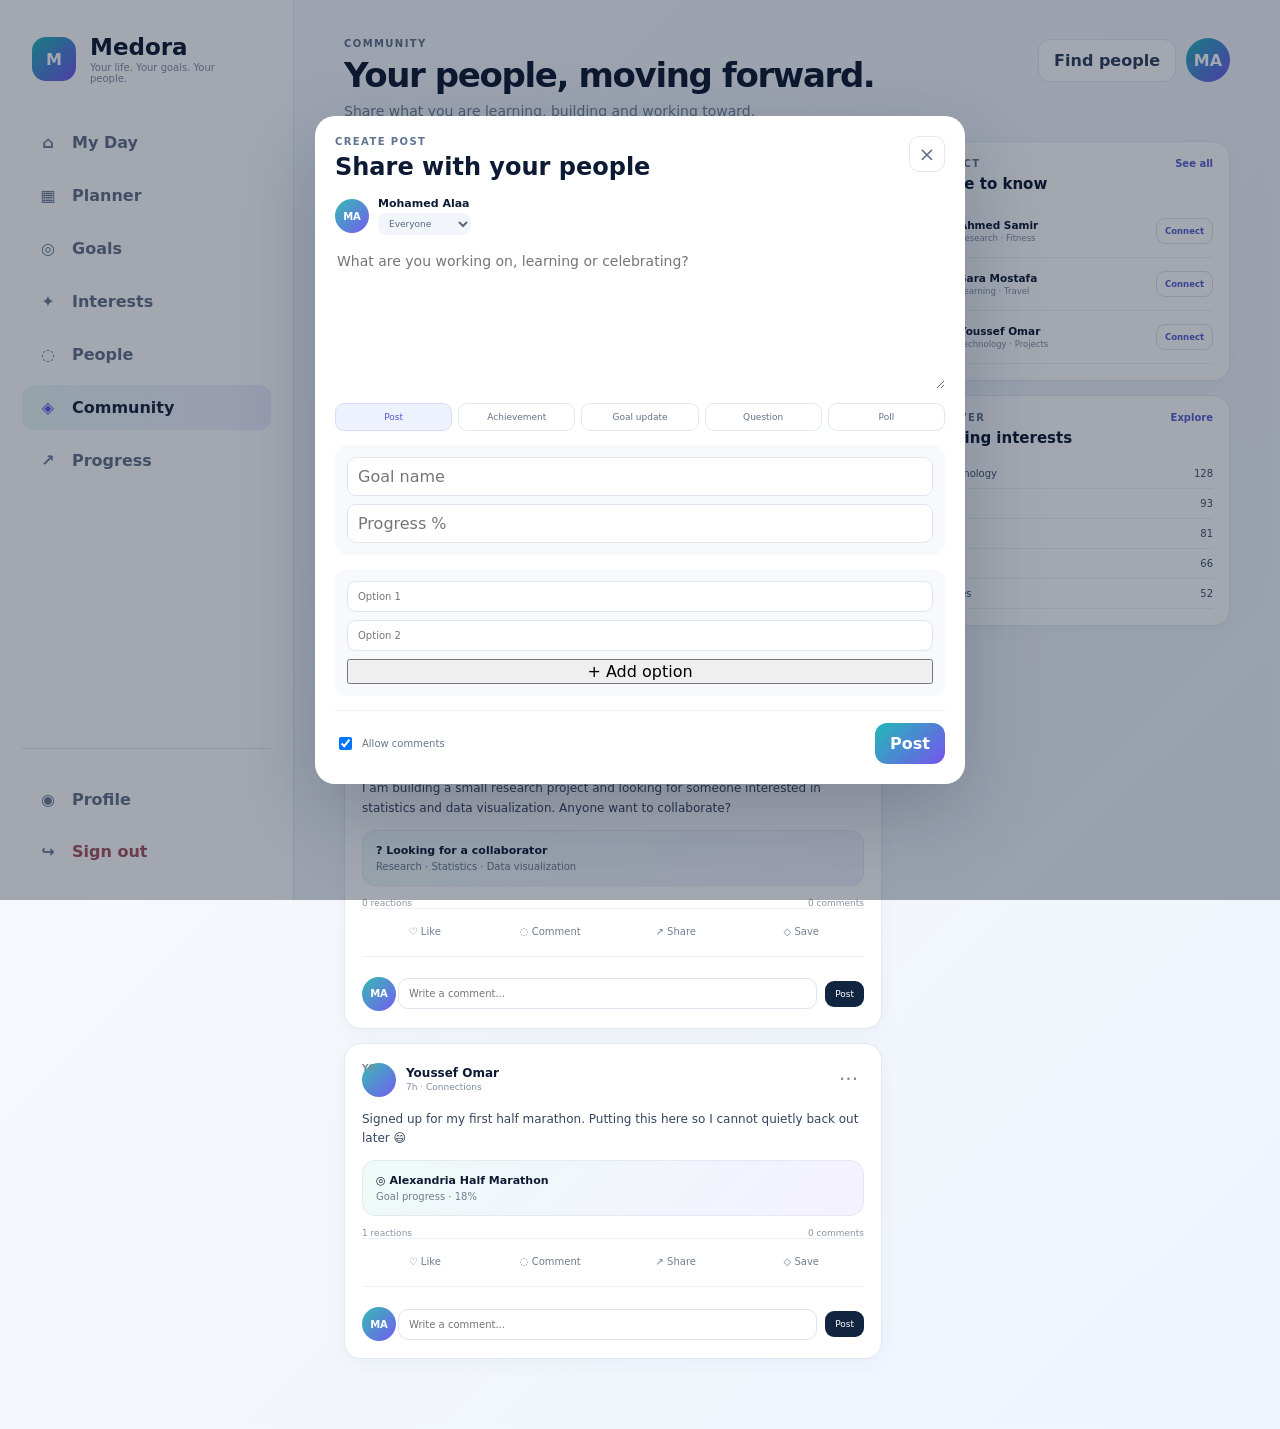
<file: community.html>
<!doctype html>
<html lang="en">
<head>
  <meta charset="utf-8">
  <meta name="viewport" content="width=device-width,initial-scale=1">
  <meta name="theme-color" content="#f6f8fc">
  <title>Community | Medora</title>
  <link rel="stylesheet" href="assets/css/community-wall.css?v=2">
</head>
<body>
<div class="medora-shell">
<aside class="medora-sidebar">
  <a class="brand" href="index.html" aria-label="Medora home">
    <div class="brand-mark">M</div>
    <div>
      <strong>Medora</strong>
      <span>Your life. Your goals. Your people.</span>
    </div>
  </a>

  <nav class="sidebar-nav">
    <a href="index.html"><span>⌂</span>My Day</a>
    <a href="planner.html"><span>▦</span>Planner</a>
    <a href="goals.html"><span>◎</span>Goals</a>
    <a href="interests.html"><span>✦</span>Interests</a>
    <a href="people.html"><span>◌</span>People</a>
    <a href="community.html"><span>◈</span>Community</a>
    <a href="progress.html"><span>↗</span>Progress</a>
  </nav>

  <div class="sidebar-bottom">
    <a href="profile.html"><span>◉</span>Profile</a>
    <button id="signOutBtn" type="button"><span>↪</span>Sign out</button>
  </div>
</aside>

  <main class="community-page">
    <header class="community-topbar">
      <div>
        <span class="eyebrow">COMMUNITY</span>
        <h1>Your people, moving forward.</h1>
        <p>Share what you are learning, building and working toward.</p>
      </div>
      <div class="top-actions">
        <button class="ghost-btn" id="findPeopleBtn" type="button">Find people</button>
        <button class="avatar" type="button" aria-label="Profile">MA</button>
      </div>
    </header>

    <section class="community-layout">
      <div class="feed-column">
        <div class="feed-tabs">
          <button class="active" data-feed="for-you">For you</button>
          <button data-feed="following">Following</button>
          <button data-feed="friends">Friends</button>
          <button data-feed="interests">Interests</button>
        </div>

        <section class="composer-card">
          <button class="composer-main" id="openComposerBtn" type="button">
            <span class="mini-avatar">MA</span>
            <span>Share something with your community...</span>
          </button>
          <div class="composer-actions">
            <button type="button" data-composer-kind="photo">▧ Photo</button>
            <button type="button" data-composer-kind="achievement">✦ Achievement</button>
            <button type="button" data-composer-kind="goal">◎ Goal update</button>
            <button type="button" data-composer-kind="question">? Question</button>
            <button type="button" data-composer-kind="poll">◫ Poll</button>
          </div>
        </section>

        <section id="feedList" class="feed-list"></section>
        <div id="emptyFeed" class="empty-feed" hidden>
          <div>◈</div><h3>Your community feed is ready</h3>
          <p>Follow people and interests to make this space yours.</p>
          <button class="primary-btn" id="emptyCreateBtn" type="button">Create the first post</button>
        </div>
      </div>

      <aside class="community-rail">
        <section class="rail-card">
          <div class="rail-heading"><div><span class="eyebrow">CONNECT</span><h2>People to know</h2></div><a href="people.html">See all</a></div>
          <div class="people-list">
            <article><span class="person-avatar">AS</span><div><strong>Ahmed Samir</strong><small>Research · Fitness</small></div><button>Connect</button></article>
            <article><span class="person-avatar">SM</span><div><strong>Sara Mostafa</strong><small>Learning · Travel</small></div><button>Connect</button></article>
            <article><span class="person-avatar">YO</span><div><strong>Youssef Omar</strong><small>Technology · Projects</small></div><button>Connect</button></article>
          </div>
        </section>

        <section class="rail-card">
          <div class="rail-heading"><div><span class="eyebrow">DISCOVER</span><h2>Trending interests</h2></div><a href="interests.html">Explore</a></div>
          <div class="interest-list">
            <a href="interests.html">AI & Technology <span>128</span></a>
            <a href="interests.html">Research <span>93</span></a>
            <a href="interests.html">Fitness <span>81</span></a>
            <a href="interests.html">Travel <span>66</span></a>
            <a href="interests.html">Languages <span>52</span></a>
          </div>
        </section>
      </aside>
    </section>
  </main>
</div>

<div class="modal-backdrop" id="composerBackdrop" hidden>
  <section class="composer-modal" role="dialog" aria-modal="true">
    <div class="modal-header">
      <div><span class="eyebrow">CREATE POST</span><h2>Share with your people</h2></div>
      <button class="icon-btn" id="closeComposerBtn" type="button">×</button>
    </div>
    <form id="postForm">
      <div class="composer-user-row">
        <span class="person-avatar">MA</span>
        <div><strong>Mohamed Alaa</strong>
          <select id="postPrivacy">
            <option value="everyone">Everyone</option>
            <option value="connections">Connections</option>
            <option value="close-friends">Close friends</option>
            <option value="only-me">Only me</option>
          </select>
        </div>
      </div>
      <textarea id="postText" rows="6" maxlength="2000" placeholder="What are you working on, learning or celebrating?"></textarea>
      <div class="post-type-grid">
        <button type="button" data-type="standard" class="selected">Post</button>
        <button type="button" data-type="achievement">Achievement</button>
        <button type="button" data-type="goal">Goal update</button>
        <button type="button" data-type="question">Question</button>
        <button type="button" data-type="poll">Poll</button>
      </div>
      <div id="goalFields" class="conditional-fields" hidden>
        <input id="goalName" placeholder="Goal name">
        <input id="goalProgress" type="number" min="0" max="100" placeholder="Progress %">
      </div>
      <div id="pollFields" class="conditional-fields" hidden>
        <input class="poll-option" placeholder="Option 1">
        <input class="poll-option" placeholder="Option 2">
        <button id="addPollOptionBtn" type="button">+ Add option</button>
      </div>
      <div class="composer-footer">
        <label class="comment-toggle"><input id="commentsEnabled" type="checkbox" checked><span>Allow comments</span></label>
        <button class="primary-btn" type="submit">Post</button>
      </div>
    </form>
  </section>
</div>

<script src="assets/js/community-wall.js?v=2"></script>
</body>
</html>
</file>
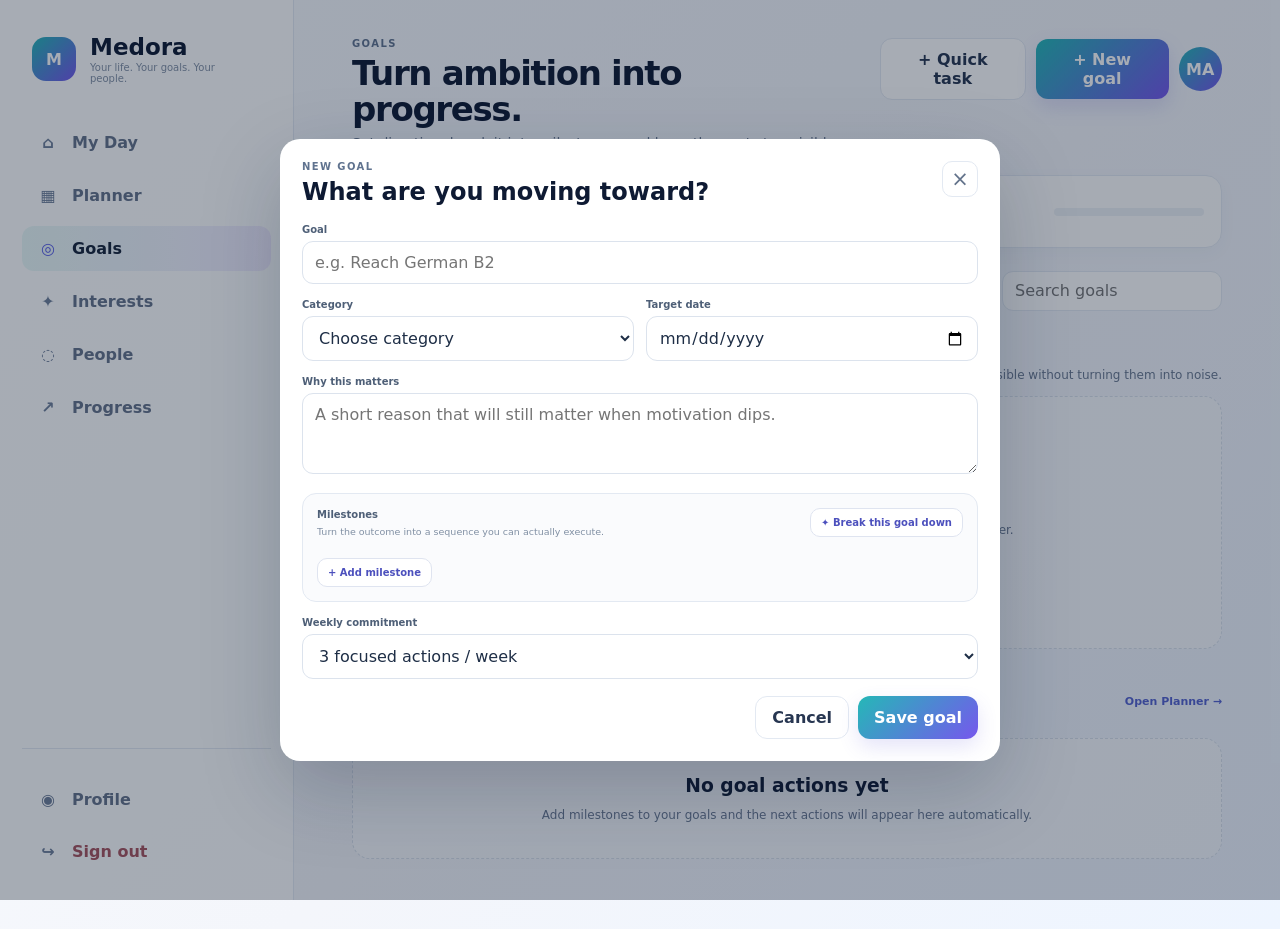
<file: goals.html>
<!doctype html>
<html lang="en">
<head>
  <meta charset="utf-8">
  <meta name="viewport" content="width=device-width,initial-scale=1">
  <meta name="theme-color" content="#f6f8fc">
  <title>Goals | Medora</title>
  <link rel="stylesheet" href="assets/css/goals-redesign.css?v=1">
</head>
<body>
<div class="medora-shell">
  <aside class="medora-sidebar">
    <a class="brand" href="index.html" aria-label="Medora home">
      <div class="brand-mark">M</div>
      <div>
        <strong>Medora</strong>
        <span>Your life. Your goals. Your people.</span>
      </div>
    </a>

    <nav class="sidebar-nav">
      <a href="index.html"><span>⌂</span>My Day</a>
      <a href="planner.html"><span>▦</span>Planner</a>
      <a class="active" href="goals.html"><span>◎</span>Goals</a>
      <a href="interests.html"><span>✦</span>Interests</a>
      <a href="people.html"><span>◌</span>People</a>
      <a href="progress.html"><span>↗</span>Progress</a>
    </nav>

    <div class="sidebar-bottom">
      <a href="profile.html"><span>◉</span>Profile</a>
      <button id="signOutBtn" type="button"><span>↪</span>Sign out</button>
    </div>
  </aside>

  <main class="goals-page">
    <header class="goals-topbar">
      <div>
        <span class="eyebrow">GOALS</span>
        <h1>Turn ambition into progress.</h1>
        <p>Set direction, break it into milestones, and keep the next step visible.</p>
      </div>
      <div class="top-actions">
        <button class="ghost-btn" id="quickTaskBtn" type="button">+ Quick task</button>
        <button class="primary-btn" id="newGoalBtn" type="button">+ New goal</button>
        <button class="avatar" type="button" aria-label="Profile">MA</button>
      </div>
    </header>

    <section class="summary-strip">
      <article>
        <span>Active goals</span>
        <strong id="activeCount">0</strong>
      </article>
      <article>
        <span>On track</span>
        <strong id="onTrackCount">0</strong>
      </article>
      <article>
        <span>Due soon</span>
        <strong id="dueSoonCount">0</strong>
      </article>
      <article class="overall-progress">
        <div>
          <span>Overall goal progress</span>
          <strong id="overallProgress">0%</strong>
        </div>
        <div class="summary-track"><span id="overallProgressBar"></span></div>
      </article>
    </section>

    <section class="goals-toolbar">
      <div class="segmented" role="tablist" aria-label="Goal views">
        <button class="active" type="button" data-view="active">Active</button>
        <button type="button" data-view="week">This week</button>
        <button type="button" data-view="completed">Completed</button>
        <button type="button" data-view="archived">Paused / archived</button>
      </div>
      <div class="toolbar-right">
        <select id="categoryFilter" aria-label="Filter by category">
          <option value="all">All categories</option>
          <option value="Career">Career</option>
          <option value="Learning">Learning</option>
          <option value="Health">Health</option>
          <option value="Finance">Finance</option>
          <option value="Relationships">Relationships</option>
          <option value="Personal">Personal</option>
          <option value="Travel">Travel</option>
          <option value="Project">Project</option>
          <option value="Other">Other</option>
        </select>
        <input id="goalSearch" type="search" placeholder="Search goals">
      </div>
    </section>

    <section class="active-goals-section">
      <div class="section-heading">
        <div>
          <span class="eyebrow">BIG PICTURE</span>
          <h2 id="sectionTitle">Active goals</h2>
        </div>
        <p id="sectionSubtitle">Keep the important outcomes visible without turning them into noise.</p>
      </div>

      <div id="goalsGrid" class="goals-grid"></div>

      <div id="emptyGoals" class="empty-goals" hidden>
        <div class="empty-icon">◎</div>
        <h3>No goals here yet</h3>
        <p>Create one goal that would make the next few months meaningfully better.</p>
        <button class="primary-btn" type="button" data-open-goal>+ Create your first goal</button>
      </div>
    </section>

    <section class="week-section">
      <div class="section-heading compact-heading">
        <div>
          <span class="eyebrow">EXECUTION</span>
          <h2>This week's goal actions</h2>
        </div>
        <a href="planner.html">Open Planner →</a>
      </div>
      <div id="weekActions" class="week-actions"></div>
    </section>
  </main>
</div>

<div class="modal-backdrop" id="goalModalBackdrop" hidden>
  <section class="goal-modal" role="dialog" aria-modal="true" aria-labelledby="goalModalTitle">
    <div class="modal-header">
      <div>
        <span class="eyebrow">NEW GOAL</span>
        <h2 id="goalModalTitle">What are you moving toward?</h2>
      </div>
      <button class="icon-btn" id="closeGoalModal" type="button" aria-label="Close">×</button>
    </div>

    <form id="goalForm">
      <input id="goalId" type="hidden">

      <label>
        <span>Goal</span>
        <input id="goalTitle" required maxlength="120" placeholder="e.g. Reach German B2">
      </label>

      <div class="form-grid two">
        <label>
          <span>Category</span>
          <select id="goalCategory" required>
            <option value="">Choose category</option>
            <option>Career</option>
            <option>Learning</option>
            <option>Health</option>
            <option>Finance</option>
            <option>Relationships</option>
            <option>Personal</option>
            <option>Travel</option>
            <option>Project</option>
            <option>Other</option>
          </select>
        </label>
        <label>
          <span>Target date</span>
          <input id="goalDate" type="date" required>
        </label>
      </div>

      <label>
        <span>Why this matters</span>
        <textarea id="goalWhy" rows="3" maxlength="500" placeholder="A short reason that will still matter when motivation dips."></textarea>
      </label>

      <div class="milestone-builder">
        <div class="builder-heading">
          <div>
            <span>Milestones</span>
            <small>Turn the outcome into a sequence you can actually execute.</small>
          </div>
          <button class="ai-btn" id="breakDownBtn" type="button">✦ Break this goal down</button>
        </div>

        <div id="milestoneRows" class="milestone-rows"></div>
        <button class="add-milestone" id="addMilestoneBtn" type="button">+ Add milestone</button>
      </div>

      <label>
        <span>Weekly commitment</span>
        <select id="weeklyCommitment">
          <option value="1">1 focused action / week</option>
          <option value="2">2 focused actions / week</option>
          <option value="3" selected>3 focused actions / week</option>
          <option value="5">5 focused actions / week</option>
          <option value="7">Daily progress</option>
        </select>
      </label>

      <div class="modal-actions">
        <button class="ghost-btn" id="cancelGoalBtn" type="button">Cancel</button>
        <button class="primary-btn" type="submit">Save goal</button>
      </div>
    </form>
  </section>
</div>

<script src="assets/js/goals-redesign.js?v=1"></script>
</body>
</html>
</file>
<file: assets/css/community-wall.css>
:root{--ink:#0d1a33;--muted:#738198;--line:#e1e8f1;--teal:#22b9b7;--violet:#7655ed;--shadow:0 14px 36px rgba(35,53,83,.07)}*{box-sizing:border-box}html,body{margin:0;min-height:100%;background:linear-gradient(135deg,#f9fbff 0,#f3f6fb 55%,#eef5ff 100%);font-family:Inter,ui-sans-serif,system-ui,-apple-system,BlinkMacSystemFont,"Segoe UI",sans-serif;color:var(--ink)}button,input,textarea,select{font:inherit}button{cursor:pointer}a{text-decoration:none;color:inherit}.medora-shell{display:grid;grid-template-columns:294px minmax(0,1fr);min-height:100vh}.medora-sidebar{position:sticky;top:0;height:100vh;background:rgba(255,255,255,.92);border-right:1px solid var(--line);padding:34px 22px 26px;display:flex;flex-direction:column}.brand{display:flex;align-items:center;gap:14px;margin-bottom:36px;padding:0 10px}.brand-mark{width:44px;height:44px;border-radius:14px;display:grid;place-items:center;color:#fff;background:linear-gradient(135deg,var(--teal),var(--violet));font-weight:800}.brand strong,.brand span{display:block}.brand strong{font-size:23px}.brand span{margin-top:2px;font-size:10px;color:#8290a5;max-width:150px}.sidebar-nav{display:grid;gap:8px}.sidebar-nav a,.sidebar-bottom a,.sidebar-bottom button{display:flex;align-items:center;gap:14px;padding:13px 16px;border-radius:12px;color:#64728a;font-weight:600;background:transparent;border:0;text-align:left}.sidebar-nav a span,.sidebar-bottom span{width:20px;text-align:center;color:#6e7f99}.sidebar-nav a.active,.sidebar-nav a[href="community.html"]{background:linear-gradient(90deg,#eaf9f7,#f2edff);color:#17243b}.sidebar-nav a.active span,.sidebar-nav a[href="community.html"] span{color:#5c61e6}.sidebar-bottom{margin-top:auto;padding-top:28px;border-top:1px solid var(--line);display:grid;gap:7px}.sidebar-bottom button{color:#a6535e}.community-page{padding:38px 50px 70px;min-width:0}.community-topbar{display:flex;justify-content:space-between;align-items:flex-start;gap:24px;margin-bottom:22px}.eyebrow{display:block;margin-bottom:6px;color:#60738f;font-size:10px;font-weight:800;letter-spacing:.14em}.community-topbar h1{margin:0;font-size:34px;letter-spacing:-.04em}.community-topbar p{margin:8px 0 0;color:var(--muted);font-size:14px}.top-actions{display:flex;align-items:center;gap:10px}.avatar{width:44px;height:44px;border:0;border-radius:50%;background:linear-gradient(135deg,var(--teal),var(--violet));color:#fff;font-weight:800}.ghost-btn,.primary-btn{border-radius:12px;padding:11px 15px;font-weight:700}.ghost-btn{background:#fff;border:1px solid var(--line);color:#2e405b}.primary-btn{border:0;color:#fff;background:linear-gradient(135deg,var(--teal),var(--violet))}.community-layout{display:grid;grid-template-columns:minmax(0,1fr) 330px;gap:18px;align-items:start}.feed-tabs{display:flex;gap:4px;padding:4px;border:1px solid var(--line);border-radius:13px;background:#fff;margin-bottom:14px}.feed-tabs button{border:0;border-radius:9px;padding:9px 14px;background:transparent;color:#6d7b90;font-size:11px;font-weight:700}.feed-tabs button.active{background:#edf3ff;color:#243958}.composer-card,.post-card,.rail-card{background:#fff;border:1px solid var(--line);border-radius:17px;box-shadow:0 5px 18px rgba(39,56,84,.035)}.composer-card{padding:14px 16px;margin-bottom:14px}.composer-main{width:100%;border:0;background:#f6f8fb;border-radius:13px;padding:12px;display:flex;align-items:center;gap:11px;text-align:left;color:#8490a1}.mini-avatar,.person-avatar{width:34px;height:34px;border-radius:50%;display:grid;place-items:center;background:linear-gradient(135deg,#35bbb4,#745cf0);color:#fff;font-size:10px;font-weight:800;flex:0 0 auto}.composer-actions{display:grid;grid-template-columns:repeat(5,1fr);gap:6px;margin-top:10px}.composer-actions button{border:0;background:transparent;color:#60718a;border-radius:9px;padding:8px 5px;font-size:10px}.feed-list{display:grid;gap:14px}.post-card{padding:17px}.post-head{display:flex;justify-content:space-between;gap:12px}.post-author{display:flex;gap:10px;align-items:center}.post-author strong,.post-author span{display:block}.post-author strong{font-size:12px}.post-author span{margin-top:2px;font-size:9px;color:#7c8b9f}.post-more{border:0;background:transparent;color:#7e8c9e;font-size:20px}.post-body{margin:13px 0 12px;color:#34455e;font-size:12px;line-height:1.6}.post-type-banner{margin:12px 0;padding:13px;border-radius:13px;background:linear-gradient(135deg,#eefaf8,#f4f1ff);border:1px solid #e5e8f3}.post-type-banner strong{display:block;font-size:11px}.post-type-banner span{display:block;margin-top:4px;color:#6e7d90;font-size:10px}.poll-block{display:grid;gap:7px;margin:12px 0}.poll-option{width:100%;border:1px solid #dfe6ef;background:#fff;border-radius:10px;padding:10px 11px;text-align:left;font-size:10px;color:#33445d}.post-actions{display:grid;grid-template-columns:repeat(4,1fr);border-top:1px solid #edf1f5;padding-top:9px}.post-actions button{border:0;background:transparent;padding:8px;color:#6f7e92;font-size:10px}.post-actions button.active{color:#5a59db;font-weight:800}.post-meta{display:flex;justify-content:space-between;margin-top:7px;color:#8895a6;font-size:9px}.comments{margin-top:11px;padding-top:10px;border-top:1px solid #edf1f5}.comment{display:flex;gap:8px;margin-top:8px}.comment .person-avatar{width:26px;height:26px;font-size:8px}.comment-bubble{background:#f5f7fa;border-radius:11px;padding:8px 10px}.comment-bubble strong{display:block;font-size:9.5px}.comment-bubble span{display:block;margin-top:2px;font-size:9px;color:#65748a}.comment-box{display:grid;grid-template-columns:28px 1fr auto;gap:8px;align-items:center;margin-top:10px}.comment-box input{border:1px solid #dfe5ee;border-radius:10px;padding:9px 10px;font-size:10px}.comment-box button{border:0;border-radius:9px;padding:8px 10px;background:#112541;color:#fff;font-size:9px}.community-rail{display:grid;gap:14px;position:sticky;top:20px}.rail-card{padding:16px}.rail-heading{display:flex;justify-content:space-between;gap:10px;align-items:flex-start;margin-bottom:12px}.rail-heading h2{margin:0;font-size:15px}.rail-heading a{font-size:10px;color:#5960d6;font-weight:700}.people-list article{display:grid;grid-template-columns:34px 1fr auto;gap:8px;align-items:center;padding:9px 0;border-bottom:1px solid #edf1f5}.people-list strong,.people-list small{display:block}.people-list strong{font-size:10.5px}.people-list small{margin-top:2px;color:#8390a1;font-size:8.5px}.people-list button{border:1px solid #dce3ed;background:#fff;border-radius:9px;padding:7px 8px;font-size:8.5px;color:#5360cf;font-weight:700}.interest-list{display:grid}.interest-list a{display:flex;justify-content:space-between;padding:9px 0;border-bottom:1px solid #edf1f5;color:#40516a;font-size:10px}.modal-backdrop{position:fixed;inset:0;z-index:100;background:rgba(12,25,48,.38);display:grid;place-items:center;padding:20px}.composer-modal{width:min(650px,100%);max-height:92vh;overflow:auto;background:#fff;border-radius:20px;padding:20px;box-shadow:0 28px 80px rgba(18,32,60,.23)}.modal-header{display:flex;justify-content:space-between;gap:15px}.modal-header h2{margin:0;font-size:24px}.icon-btn{width:36px;height:36px;border-radius:10px;border:1px solid var(--line);background:#fff;color:#65758b;font-size:20px}#postForm{display:grid;gap:14px;margin-top:16px}.composer-user-row{display:flex;gap:9px;align-items:center}.composer-user-row strong{display:block;font-size:11px}.composer-user-row select{margin-top:3px;border:0;background:#f2f5f9;border-radius:8px;padding:5px 7px;font-size:9px;color:#586a81}#postText{width:100%;border:0;outline:0;resize:vertical;font-size:14px;line-height:1.55;min-height:140px}.post-type-grid{display:grid;grid-template-columns:repeat(5,1fr);gap:6px}.post-type-grid button{border:1px solid var(--line);border-radius:9px;background:#fff;padding:8px 5px;font-size:9px;color:#62728a}.post-type-grid button.selected{background:#eef2ff;color:#5557cc;border-color:#d9dcf8}.conditional-fields{display:grid;gap:8px;padding:12px;border-radius:12px;background:#f7f9fc}.conditional-fields input{width:100%;border:1px solid #dfe5ee;border-radius:9px;padding:9px 10px}.composer-footer{display:flex;justify-content:space-between;align-items:center;gap:14px;border-top:1px solid #edf1f5;padding-top:12px}.comment-toggle{display:flex;align-items:center;gap:7px;color:#67768c;font-size:10px}.empty-feed{text-align:center;border:1px dashed #d6dfe9;border-radius:17px;padding:44px;background:rgba(255,255,255,.45)}@media(max-width:1050px){.medora-shell{grid-template-columns:230px 1fr}.community-page{padding:30px}.community-layout{grid-template-columns:1fr}.community-rail{position:static}}@media(max-width:760px){.medora-shell{display:block}.medora-sidebar{position:static;height:auto;padding:14px}.brand{margin-bottom:12px}.sidebar-nav{display:flex;overflow:auto}.sidebar-nav a{flex:0 0 auto}.sidebar-bottom{display:none}.community-page{padding:18px 12px 34px}.community-topbar{display:grid}.community-topbar h1{font-size:27px}.composer-actions{grid-template-columns:repeat(3,1fr)}.post-type-grid{grid-template-columns:1fr 1fr}.feed-tabs{overflow:auto}.feed-tabs button{flex:0 0 auto}}
</file>
<file: assets/css/goals-redesign.css>
:root{
  --bg:#f6f8fc;--panel:#fff;--ink:#0e1a33;--muted:#697890;--line:#e3e9f2;
  --teal:#25b8b7;--violet:#7657ed;--soft:#f3f6fb;--sidebar:#fff;
  --danger:#b6505c;--success:#1a9a73;--shadow:0 16px 38px rgba(33,51,82,.07)
}
*{box-sizing:border-box}
html,body{margin:0;min-height:100%;background:linear-gradient(135deg,#f8fbff 0,#f4f6fb 55%,#eef5ff 100%);font-family:Inter,ui-sans-serif,system-ui,-apple-system,BlinkMacSystemFont,"Segoe UI",sans-serif;color:var(--ink)}
button,input,select,textarea{font:inherit}
button{cursor:pointer}
a{text-decoration:none;color:inherit}
.medora-shell{display:grid;grid-template-columns:294px minmax(0,1fr);min-height:100vh}
.medora-sidebar{position:sticky;top:0;height:100vh;background:rgba(255,255,255,.9);border-right:1px solid var(--line);padding:34px 22px 26px;display:flex;flex-direction:column}
.brand{display:flex;align-items:center;gap:14px;margin-bottom:36px;padding:0 10px}
.brand-mark{width:44px;height:44px;border-radius:14px;display:grid;place-items:center;color:#fff;background:linear-gradient(135deg,var(--teal),var(--violet));font-weight:800}
.brand strong,.brand span{display:block}.brand strong{font-size:23px}.brand span{margin-top:2px;font-size:10px;color:#8290a5;max-width:150px}
.sidebar-nav{display:grid;gap:8px}.sidebar-nav a,.sidebar-bottom a,.sidebar-bottom button{display:flex;align-items:center;gap:14px;padding:13px 16px;border-radius:12px;color:#64728a;font-weight:600;background:transparent;border:0;text-align:left}
.sidebar-nav a span,.sidebar-bottom span{width:20px;text-align:center;color:#6e7f99}.sidebar-nav a.active{background:linear-gradient(90deg,#eaf9f7,#f2edff);color:#17243b}.sidebar-nav a.active span{color:#5c61e6}
.sidebar-bottom{margin-top:auto;padding-top:28px;border-top:1px solid var(--line);display:grid;gap:7px}.sidebar-bottom button{color:#a6535e}
.goals-page{padding:38px 58px 70px;min-width:0}
.goals-topbar{display:flex;justify-content:space-between;gap:24px;align-items:flex-start;margin-bottom:24px}
.eyebrow{display:block;font-size:10px;letter-spacing:.14em;color:#60738f;font-weight:800;margin-bottom:6px}
.goals-topbar h1{margin:0;font-size:34px;letter-spacing:-.04em;line-height:1.06}.goals-topbar p{margin:8px 0 0;color:var(--muted);font-size:14px}
.top-actions{display:flex;align-items:center;gap:10px}.avatar{width:44px;height:44px;border:0;border-radius:50%;color:#fff;background:linear-gradient(135deg,var(--teal),var(--violet));font-weight:800}
.primary-btn,.ghost-btn{border-radius:12px;padding:11px 16px;font-weight:700}.primary-btn{border:0;color:#fff;background:linear-gradient(135deg,var(--teal),var(--violet));box-shadow:0 8px 20px rgba(94,86,220,.16)}.ghost-btn{border:1px solid var(--line);background:#fff;color:#273651}
.summary-strip{display:grid;grid-template-columns:160px 160px 160px minmax(260px,1fr);gap:12px;margin-bottom:22px}
.summary-strip article{background:rgba(255,255,255,.82);border:1px solid var(--line);border-radius:16px;padding:15px 17px;box-shadow:0 5px 18px rgba(37,58,87,.035)}
.summary-strip span{display:block;color:#7a899d;font-size:10px}.summary-strip strong{display:block;margin-top:5px;font-size:22px}
.overall-progress{display:flex;align-items:center;gap:18px}.overall-progress>div:first-child{min-width:150px}.summary-track{height:8px;flex:1;border-radius:999px;background:#edf1f6;overflow:hidden}.summary-track span{height:100%;width:0;background:linear-gradient(90deg,var(--teal),var(--violet));border-radius:inherit;transition:width .3s ease}
.goals-toolbar{display:flex;justify-content:space-between;align-items:center;gap:16px;margin-bottom:26px}
.segmented{display:flex;gap:4px;padding:4px;border:1px solid var(--line);border-radius:13px;background:#fff}.segmented button{border:0;border-radius:9px;padding:9px 13px;background:transparent;color:#68778e;font-size:11px;font-weight:700}.segmented button.active{background:#eef3ff;color:#253655}
.toolbar-right{display:flex;gap:9px}.toolbar-right select,.toolbar-right input{height:40px;border:1px solid var(--line);border-radius:11px;background:#fff;padding:0 12px;color:#33425b;outline:none}.toolbar-right input{width:220px}
.section-heading{display:flex;justify-content:space-between;align-items:end;gap:20px;margin-bottom:14px}.section-heading h2{margin:0;font-size:24px;letter-spacing:-.03em}.section-heading p{margin:0;max-width:520px;text-align:right;color:var(--muted);font-size:12px}.compact-heading{align-items:center}.compact-heading>a{font-size:11px;color:#5362cf;font-weight:700}
.goals-grid{display:grid;grid-template-columns:repeat(2,minmax(0,1fr));gap:16px}
.goal-card{background:#fff;border:1px solid var(--line);border-radius:18px;padding:18px;box-shadow:0 8px 24px rgba(36,56,83,.04);transition:transform .16s ease,box-shadow .16s ease}.goal-card:hover{transform:translateY(-2px);box-shadow:var(--shadow)}
.goal-card-top{display:flex;justify-content:space-between;gap:14px}.goal-category{display:inline-flex;align-items:center;gap:6px;font-size:10px;color:#54657e;background:#f2f5f9;border-radius:999px;padding:6px 9px}.goal-status{font-size:10px;color:var(--success);background:#eaf8f3;padding:6px 9px;border-radius:999px}
.goal-card h3{font-size:18px;margin:13px 0 5px;letter-spacing:-.02em}.goal-why{color:#738297;font-size:11px;line-height:1.5;min-height:32px}.goal-meta{display:flex;justify-content:space-between;gap:16px;margin:14px 0 8px;color:#728196;font-size:10px}
.goal-progress-track{height:8px;border-radius:999px;background:#edf1f5;overflow:hidden}.goal-progress-track span{display:block;height:100%;border-radius:inherit;background:linear-gradient(90deg,var(--teal),var(--violet))}
.milestone-preview{display:grid;gap:7px;margin-top:14px}.milestone-preview div{display:flex;gap:8px;align-items:flex-start;font-size:10.5px;color:#43536a}.milestone-preview i{width:16px;height:16px;border-radius:50%;border:1px solid #cfd8e5;display:grid;place-items:center;font-style:normal;font-size:9px;flex:0 0 16px}.milestone-preview .done{color:#7f8d9e;text-decoration:line-through}.milestone-preview .done i{background:#e9f8f3;border-color:#b9ead9;color:#168d69;text-decoration:none}
.goal-next{margin-top:13px;padding:11px 12px;border-radius:11px;background:#f7f9fc;color:#40516a;font-size:10.5px}.goal-next strong{display:block;margin-bottom:3px;color:#263750}
.goal-card-actions{display:flex;justify-content:space-between;gap:10px;margin-top:13px}.goal-card-actions button{border:0;border-radius:10px;padding:9px 11px;font-size:10px;font-weight:700}.goal-card-actions .update{background:#0f203c;color:#fff}.goal-card-actions .view{background:#eef2f7;color:#34465f}
.empty-goals{border:1px dashed #d8e0eb;border-radius:18px;padding:46px;text-align:center;background:rgba(255,255,255,.45)}.empty-icon{font-size:30px;color:#6e68e9}.empty-goals h3{margin:12px 0 5px}.empty-goals p{color:var(--muted);font-size:12px}.empty-goals button{margin-top:12px}
.week-section{margin-top:30px}.week-actions{display:grid;grid-template-columns:repeat(3,minmax(0,1fr));gap:12px}.week-action{display:flex;align-items:flex-start;gap:10px;background:#fff;border:1px solid var(--line);border-radius:14px;padding:14px}.week-action input{margin-top:3px}.week-action strong{display:block;font-size:11px}.week-action span{display:block;margin-top:3px;color:#7a899a;font-size:9.5px}
.modal-backdrop{position:fixed;inset:0;z-index:100;background:rgba(13,25,48,.36);display:grid;place-items:center;padding:22px}.goal-modal{width:min(720px,100%);max-height:92vh;overflow:auto;background:#fff;border-radius:20px;padding:22px;box-shadow:0 28px 80px rgba(18,32,60,.22)}.modal-header{display:flex;justify-content:space-between;gap:15px;align-items:flex-start}.modal-header h2{margin:0;font-size:24px}.icon-btn{width:36px;height:36px;border-radius:10px;border:1px solid var(--line);background:#fff;font-size:21px;color:#63738b}
#goalForm{display:grid;gap:15px;margin-top:18px}label>span,.milestone-builder .builder-heading>div>span{display:block;margin-bottom:6px;color:#4e5f77;font-size:10px;font-weight:700}input,select,textarea{width:100%;border:1px solid #dce3ed;border-radius:11px;background:#fff;padding:11px 12px;outline:none;color:#1e2e46}textarea{resize:vertical}.form-grid.two{display:grid;grid-template-columns:1fr 1fr;gap:12px}
.milestone-builder{padding:14px;border:1px solid var(--line);border-radius:14px;background:#fafbfd}.builder-heading{display:flex;justify-content:space-between;gap:12px;align-items:center}.builder-heading small{display:block;color:#8190a4;font-size:9.5px}.ai-btn,.add-milestone{border:1px solid #dfe4f0;background:#fff;color:#4c50bd;border-radius:10px;padding:8px 10px;font-size:10px;font-weight:700}.milestone-rows{display:grid;gap:8px;margin-top:12px}.milestone-row{display:grid;grid-template-columns:1fr 36px;gap:8px}.milestone-row button{border:1px solid #e1e6ef;background:#fff;border-radius:9px;color:#9a5860}.add-milestone{margin-top:9px}
.modal-actions{display:flex;justify-content:flex-end;gap:9px;padding-top:2px}
@media(max-width:1050px){.medora-shell{grid-template-columns:230px 1fr}.goals-page{padding:30px}.summary-strip{grid-template-columns:repeat(2,1fr)}.goals-grid{grid-template-columns:1fr}.week-actions{grid-template-columns:1fr 1fr}}
@media(max-width:760px){.medora-shell{display:block}.medora-sidebar{position:static;height:auto;padding:14px}.brand{margin-bottom:12px}.sidebar-nav{display:flex;overflow:auto}.sidebar-nav a{flex:0 0 auto}.sidebar-bottom{display:none}.goals-page{padding:18px 12px 34px}.goals-topbar{display:grid}.top-actions{justify-content:flex-start;flex-wrap:wrap}.goals-topbar h1{font-size:27px}.summary-strip{grid-template-columns:1fr 1fr}.overall-progress{grid-column:1/-1}.goals-toolbar{display:grid}.segmented{overflow:auto}.segmented button{flex:0 0 auto}.toolbar-right{display:grid;grid-template-columns:1fr 1fr}.toolbar-right input{width:auto}.section-heading{align-items:flex-start;display:grid}.section-heading p{text-align:left}.week-actions{grid-template-columns:1fr}.form-grid.two{grid-template-columns:1fr}.builder-heading{align-items:flex-start;display:grid}}
</file>
